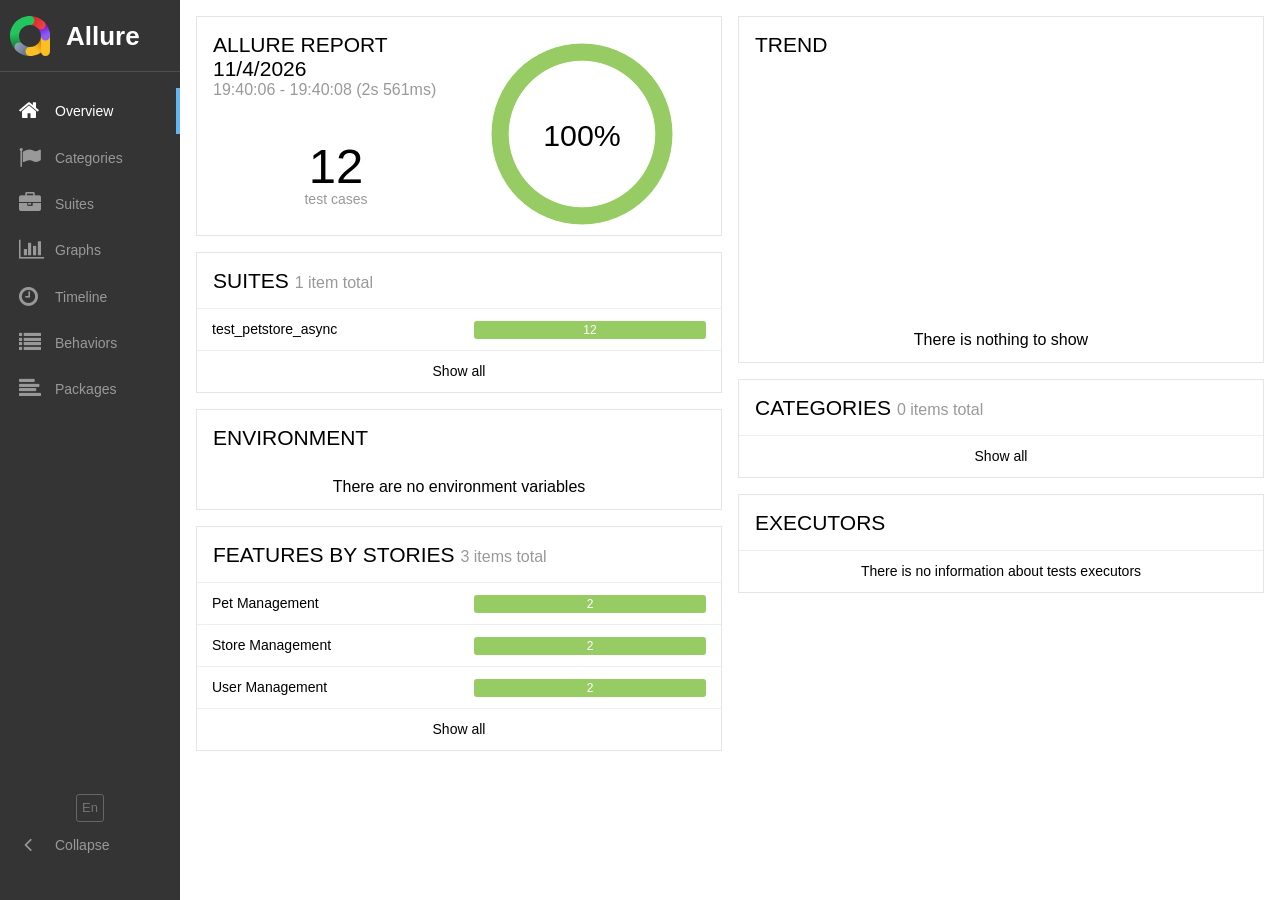
<file: allure-report/index.html>
<!DOCTYPE html>
<html dir="ltr" lang="en">
<head>
    <meta charset="utf-8">
    <title>Allure Report</title>
    <link rel="favicon" href="favicon.ico">
    <link rel="stylesheet" type="text/css" href="styles.css">
    <link rel="stylesheet" type="text/css" href="plugin/screen-diff/styles.css">
</head>
<body>
    <div id="alert"></div>
    <div id="content">
        <span class="spinner">
            <span class="spinner__circle"></span>
        </span>
    </div>
    <div id="popup"></div>
    <script src="app.js"></script>
    <script src="plugin/behaviors/index.js"></script>
    <script src="plugin/screen-diff/index.js"></script>
    <script src="plugin/packages/index.js"></script>
    <script async src="https://www.googletagmanager.com/gtag/js?id=G-FVWC4GKEYS"></script>
    <script>
        window.dataLayer = window.dataLayer || [];
        function gtag(){dataLayer.push(arguments);}
        gtag('js', new Date());
        gtag('config', 'G-FVWC4GKEYS', {
          'allureVersion': 'dev',
          'reportUuid': 'dea7a6ef-cd2d-4713-98d0-312afa400a65',
          'single_file': false
        });
    </script>
</body>
</html>
</file>
<file: allure-report/plugin/screen-diff/styles.css>
.screen-diff__switchers {
  margin-bottom: 1em;
}

.screen-diff__switchers label + label {
  margin-left: 1em;
}

.screen-diff__overlay {
  position: relative;
  cursor: col-resize;
}

.screen-diff__container {
  overflow-x: auto;
}

.screen-diff__image-over {
  top: 0;
  left: 0;
  bottom: 0;
  background: #fff;
  position: absolute;
  overflow: hidden;
  box-shadow: 2px 0 1px -1px #aaa;
}

.screen-diff-error {
  color: #fd5a3e;
}
</file>
